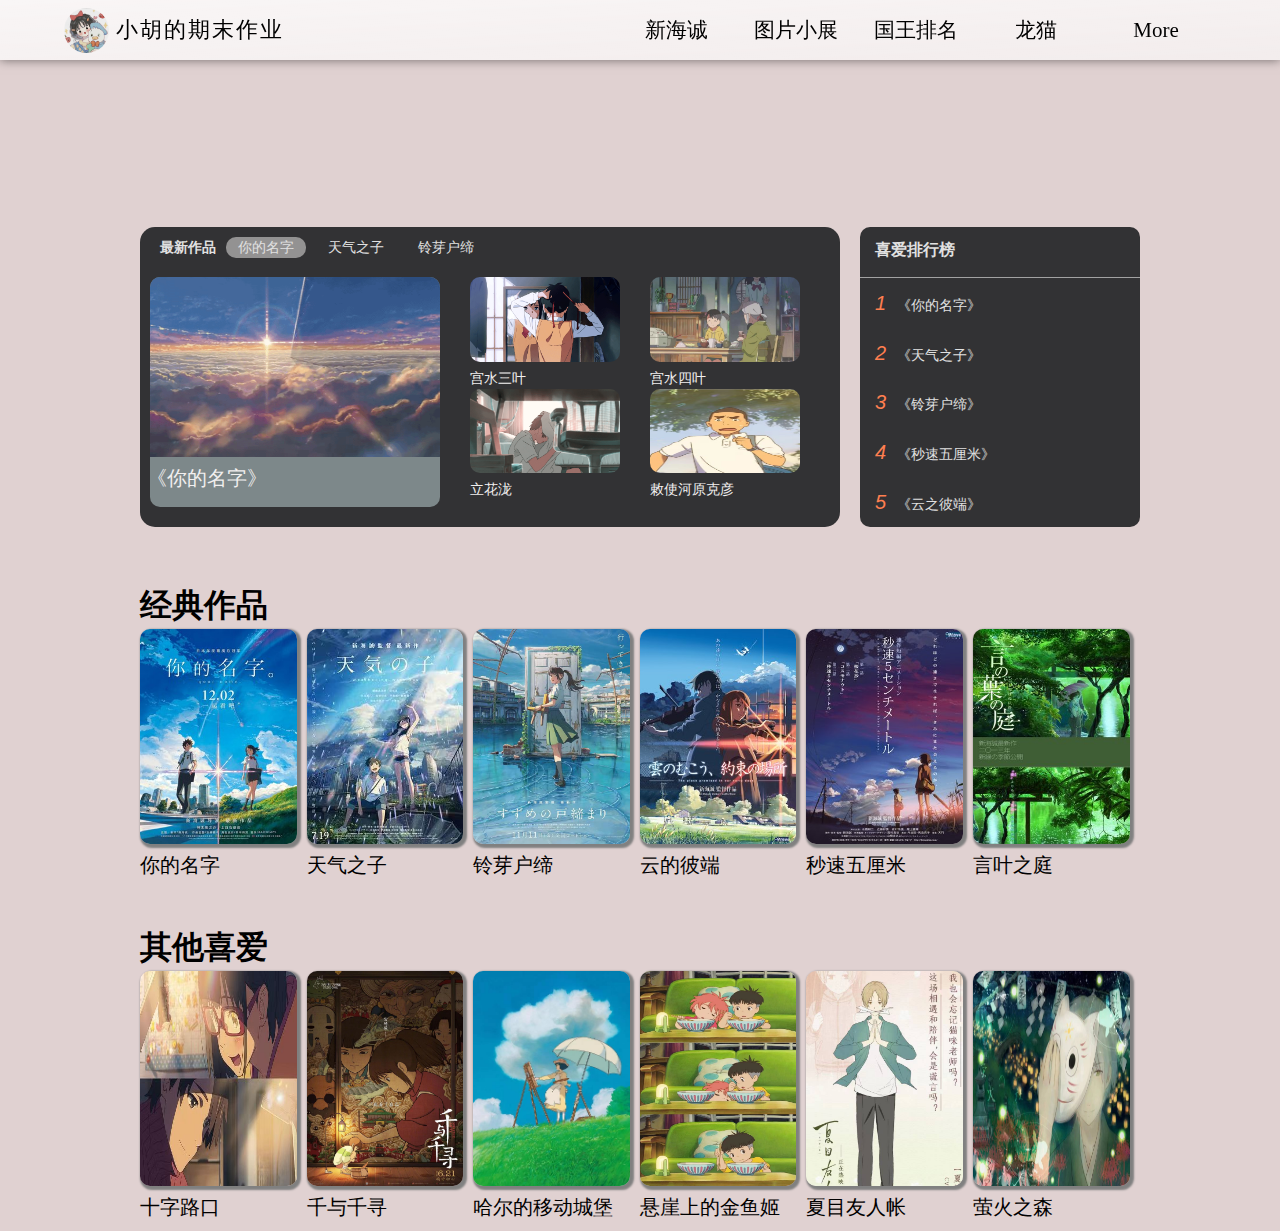
<file: index.html>
<!DOCTYPE html>
<html>
  <head>
    <meta charset="UTF-8" />
    <link rel="stylesheet" href="css/xinhaicheng.css" />
    <link rel="stylesheet" href="css/realnav2.css" />
    <title>新海诚</title>
  </head>
  <body>
    <div class="shell-main">
      <div class="shell-main-nav">
        <div class="logo">
          <img src="img/hyy.jpg" alt="找不到啦" />
          <span>小胡的期末作业</span>
        </div>
        <ul>
          <li><a href="./index.html">新海诚</a></li>
          <li><a href="./图片小展.html">图片小展</a></li>
          <li><a href="./国王排名.html">国王排名</a></li>
          <li><a href="longmao.html">龙猫</a></li>
          <li class="dropdown">
            <a href="">More</a>
            <div class="dropdown-content">
              <a href="./login.html">登录</a>
              <a href="./baogao.html">报告</a>
              <a href="https://y.qq.com/?ADTAG=myqq#type=index">主题曲</a>
            </div>
          </li>
          <div class="nav-box"></div>
        </ul>
      </div>
    </div>
    <div class="container">
      <div id="tab">
        <div id="tabNav">
          <p><strong>最新作品</strong></p>
          <ul>
            <li class="active">你的名字</li>
            <li>天气之子</li>
            <li>铃芽户缔</li>
          </ul>
        </div>
        <div id="main">
          <div class="item show">
            <div class="main-zuixin">
              <div class="zuixin-left">
                <img src="img3/mingzi1.gif" />
                <a href="https://baike.so.com/doc/24213960-24843047.html"
                  >《你的名字》</a
                >
              </div>
              <div class="zuixin-right">
                <div class="zuixin-right1">
                  <div>
                    <img src="img3/sanye.gif" />
                    <a href="#">宫水三叶</a>
                  </div>
                  <div>
                    <img src="img3/long.gif" />
                    <a href="#">立花泷</a>
                  </div>
                </div>
                <div class="zuixin-right2">
                  <div>
                    <img src="img3/siye.jpg" />
                    <a href="#">宫水四叶</a>
                  </div>
                  <div>
                    <img src="img3/chishi.jpg" />
                    <a href="#">敕使河原克彦</a>
                  </div>
                </div>
              </div>
            </div>
          </div>
          <div class="item">
            <div class="zuixin-left">
              <img src="img3/zhizi.gif" />
              <a href="http://www.360kan.com/m/gaTmYRH5Rnb8Th.html"
                >《天气之子》</a
              >
            </div>
            <div class="zuixin-right">
              <div class="zuixin-right1">
                <div>
                  <img src="img3/nvzhu1.gif" />
                  <a href="#">天野阳菜</a>
                </div>
                <div>
                  <img src="img3/nanzhu1.gif" />
                  <a href="#">森岛帆高</a>
                </div>
              </div>
              <div class="zuixin-right2">
                <div>
                  <img src="img3/nver1.png" />
                  <a href="#">须贺夏美</a>
                </div>
                <div>
                  <img src="img3/naner.jpg" />
                  <a href="#">须贺圭介</a>
                </div>
              </div>
            </div>
          </div>
          <div class="item">
            <div class="zuixin-left">
              <img src="img3/yadi.jpeg" />
              <a href="https://v-wb.youku.com/v_play/id_XNTg2MjMyMzI3Ng==.html"
                >《铃芽户缔》</a
              >
            </div>
            <div class="zuixin-right">
              <div class="zuixin-right1">
                <div>
                  <img src="img3/nanzhu.jpeg" />
                  <a href="#">宗像草太</a>
                </div>
                <div>
                  <img src="img3/nver.jpeg" />
                  <a href="#">岩户环</a>
                </div>
              </div>
              <div class="zuixin-right2">
                <div>
                  <img src="img3/naner1.jpeg" />
                  <a href="#">冈部稔</a>
                </div>
                <div>
                  <img src="img3/nvzhu.jpeg" />
                  <a href="#">岩户铃芽</a>
                </div>
              </div>
            </div>
          </div>
        </div>
      </div>
      <script>
        let tabName = document.querySelector("#tabNav");
        let lis = tabName.querySelectorAll("li");
        let items = document.querySelectorAll(".item");
        for (let i = 0; i < lis.length; i++) {
          lis[i].onclick = function () {
            lis.forEach((value) => {
              value.className = "";
            });
            lis[i].className = "active";
            items.forEach((value) => {
              value.className = "item";
            });
            items[i].className = "item show";
          };
        }
      </script>

      <div class="tableft">
        <div class="tableft-list">
          <h3>喜爱排行榜</h3>
        </div>
        <hr size="1" color="#A2A2A2" />
        <div class="tableft-list">
          <p style="font-size: 20px"><i>1 </i></p>
          <a href="https://baike.so.com/doc/24213960-24843047.html"
            >《你的名字》</a
          >
        </div>
        <div class="tableft-list">
          <p style="font-size: 20px"><i>2 </i></p>
          <a href="http://www.360kan.com/m/gaTmYRH5Rnb8Th.html">《天气之子》</a>
        </div>
        <div class="tableft-list">
          <p style="font-size: 20px"><i>3 </i></p>
          <a href="https://v-wb.youku.com/v_play/id_XNTg2MjMyMzI3Ng==.html"
            >《铃芽户缔》</a
          >
        </div>
        <div class="tableft-list">
          <p style="font-size: 20px"><i>4 </i></p>
          <a href="https://www.360kan.com/ct/P04mbZ7kLICwDD.html"
            >《秒速五厘米》</a
          >
        </div>
        <div class="tableft-list">
          <p style="font-size: 20px"><i>5 </i></p>
          <a href="https://baike.so.com/doc/5477813-5715725.html"
            >《云之彼端》</a
          >
        </div>
      </div>

      <div class="tabdown">
        <a href="#"
          ><h1><br />经典作品</h1></a
        >
        <ul>
          <li>
            <img src="img3/mingzi.jpg" alt="" />
            <div>
              <a href="https://baike.so.com/doc/24213960-24843047.html"
                >你的名字</a
              >
            </div>
          </li>
          <li>
            <img src="img3/tianqi2.jpg" alt="" />
            <div>
              <a href="http://www.360kan.com/m/gaTmYRH5Rnb8Th.html">天气之子</a>
            </div>
          </li>
          <li>
            <img src="img3/linya.jpg" alt="" />
            <div>
              <a href="https://v-wb.youku.com/v_play/id_XNTg2MjMyMzI3Ng==.html"
                >铃芽户缔</a
              >
            </div>
          </li>
          <li>
            <img src="img3/biduan.jpg" alt="" />
            <div>
              <a href="https://baike.so.com/doc/5477813-5715725.html"
                >云的彼端</a
              >
            </div>
          </li>
          <li>
            <img src="img3/miaosu.jpg" alt="" />
            <div>
              <a href="https://www.360kan.com/ct/P04mbZ7kLICwDD.html"
                >秒速五厘米</a
              >
            </div>
          </li>
          <li>
            <img src="img3/yanye.jpg" alt="" />
            <div>
              <a href="https://baike.so.com/doc/5415996-5654141.html"
                >言叶之庭</a
              >
            </div>
          </li>
        </ul>
      </div>
      <div class="tabdown">
        <a href="#"
          ><br /><br /><br />
          <h1>其他喜爱</h1></a
        >
        <ul>
          <li>
            <img src="img3/shizi2.jpg" alt="" />
            <div><a href="#">十字路口</a></div>
          </li>
          <li>
            <img src="img3/qianxun.jpg" alt="" />
            <div><a href="#">千与千寻</a></div>
          </li>
          <li>
            <img src="img3/haer.jpg" alt="" />
            <div><a href="#">哈尔的移动城堡</a></div>
          </li>
          <li>
            <img src="img3/boniu.jpg" alt="" />
            <div><a href="#">悬崖上的金鱼姬</a></div>
          </li>
          <li>
            <img src="img3/xiamu.jpg" alt="" />
            <div><a href="#">夏目友人帐</a></div>
          </li>
          <li>
            <img src="img3/yinghuo.jpg" alt="" />
            <div><a href="#">萤火之森</a></div>
          </li>
        </ul>
      </div>
    </div>
  </body>
</html>
</file>
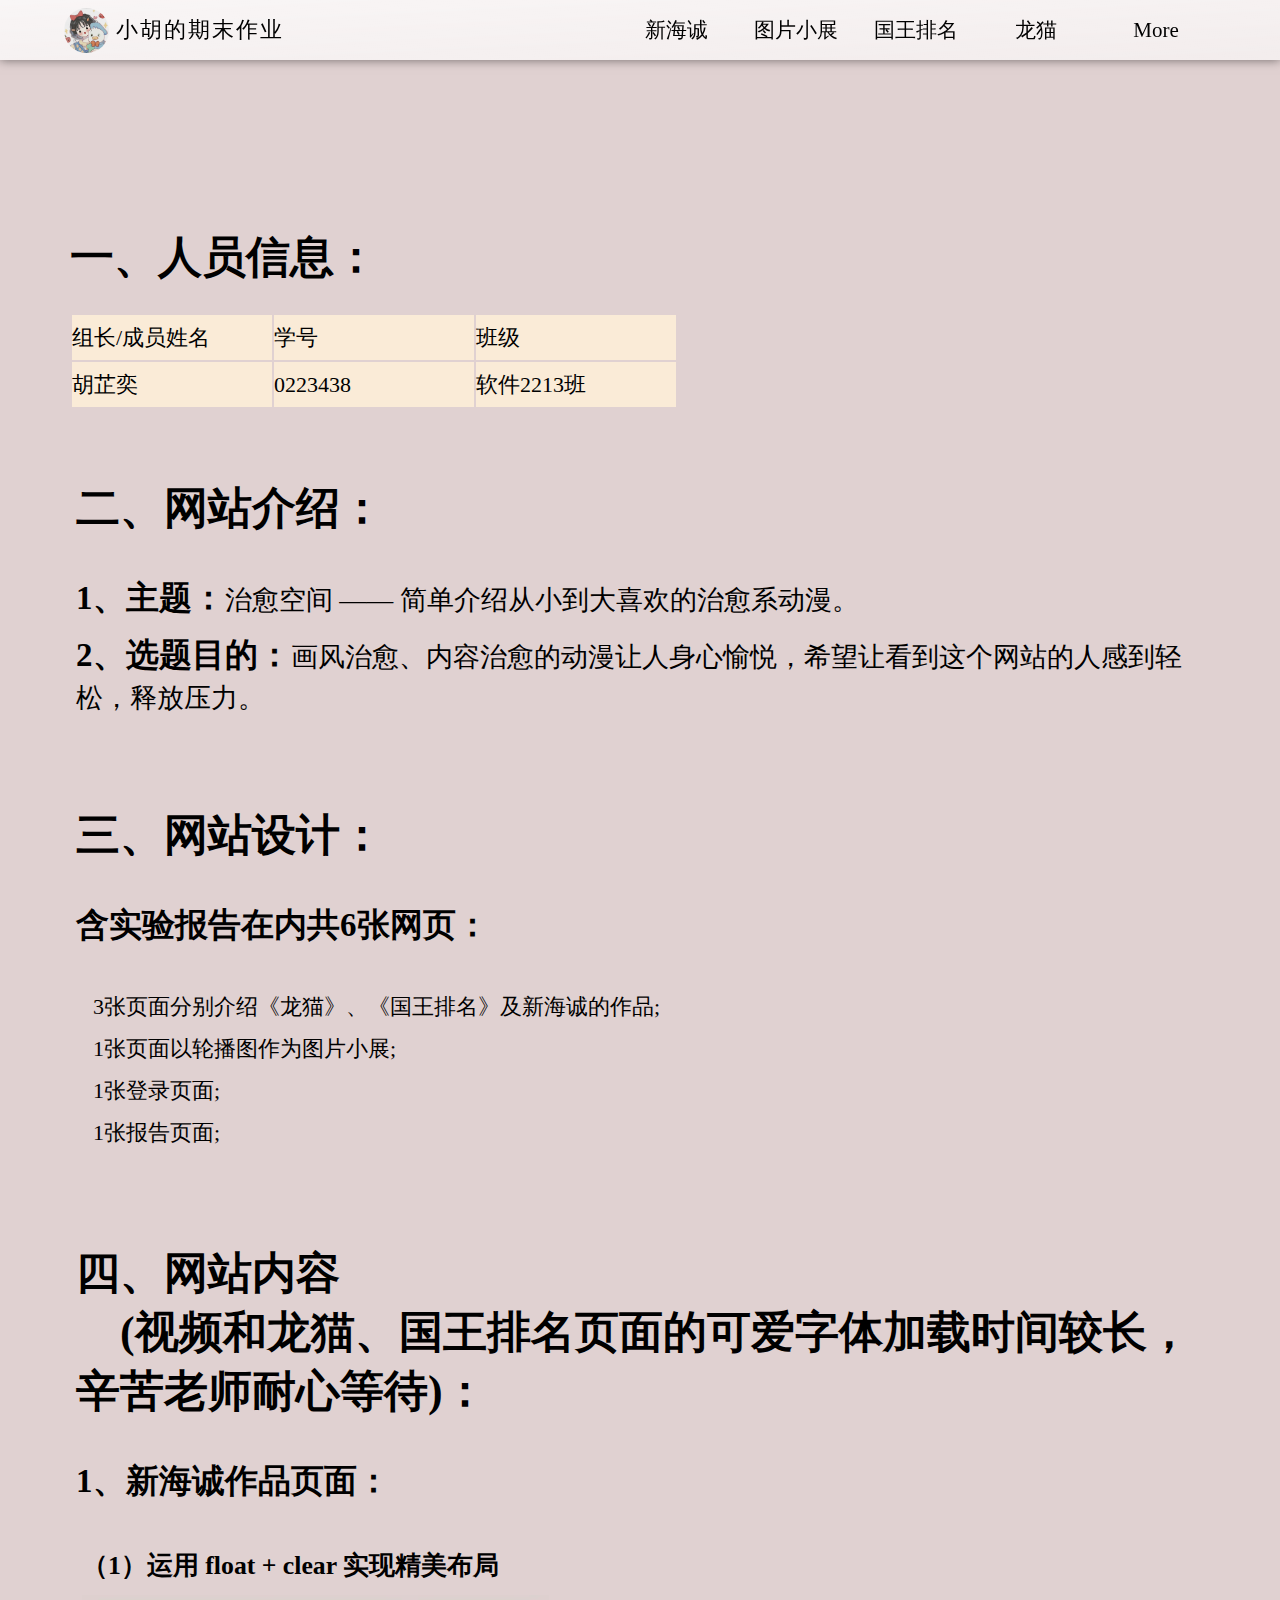
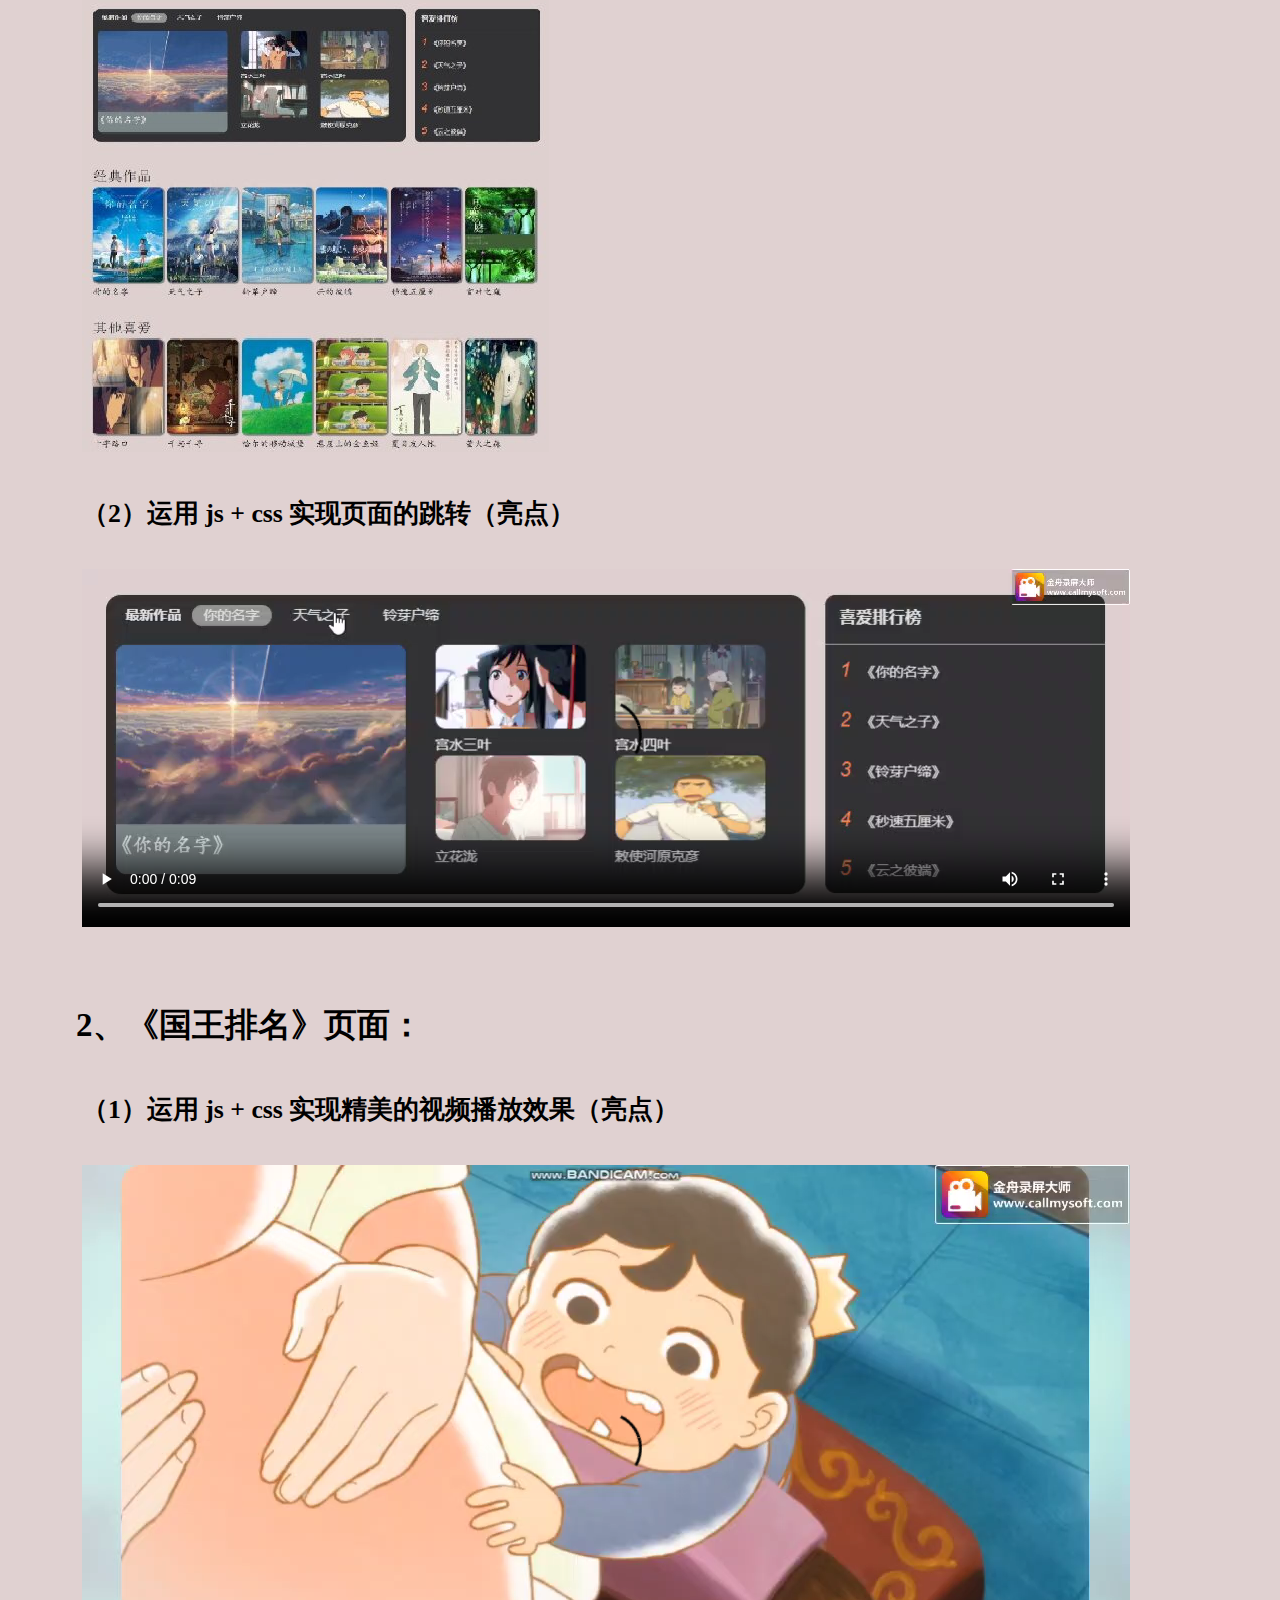
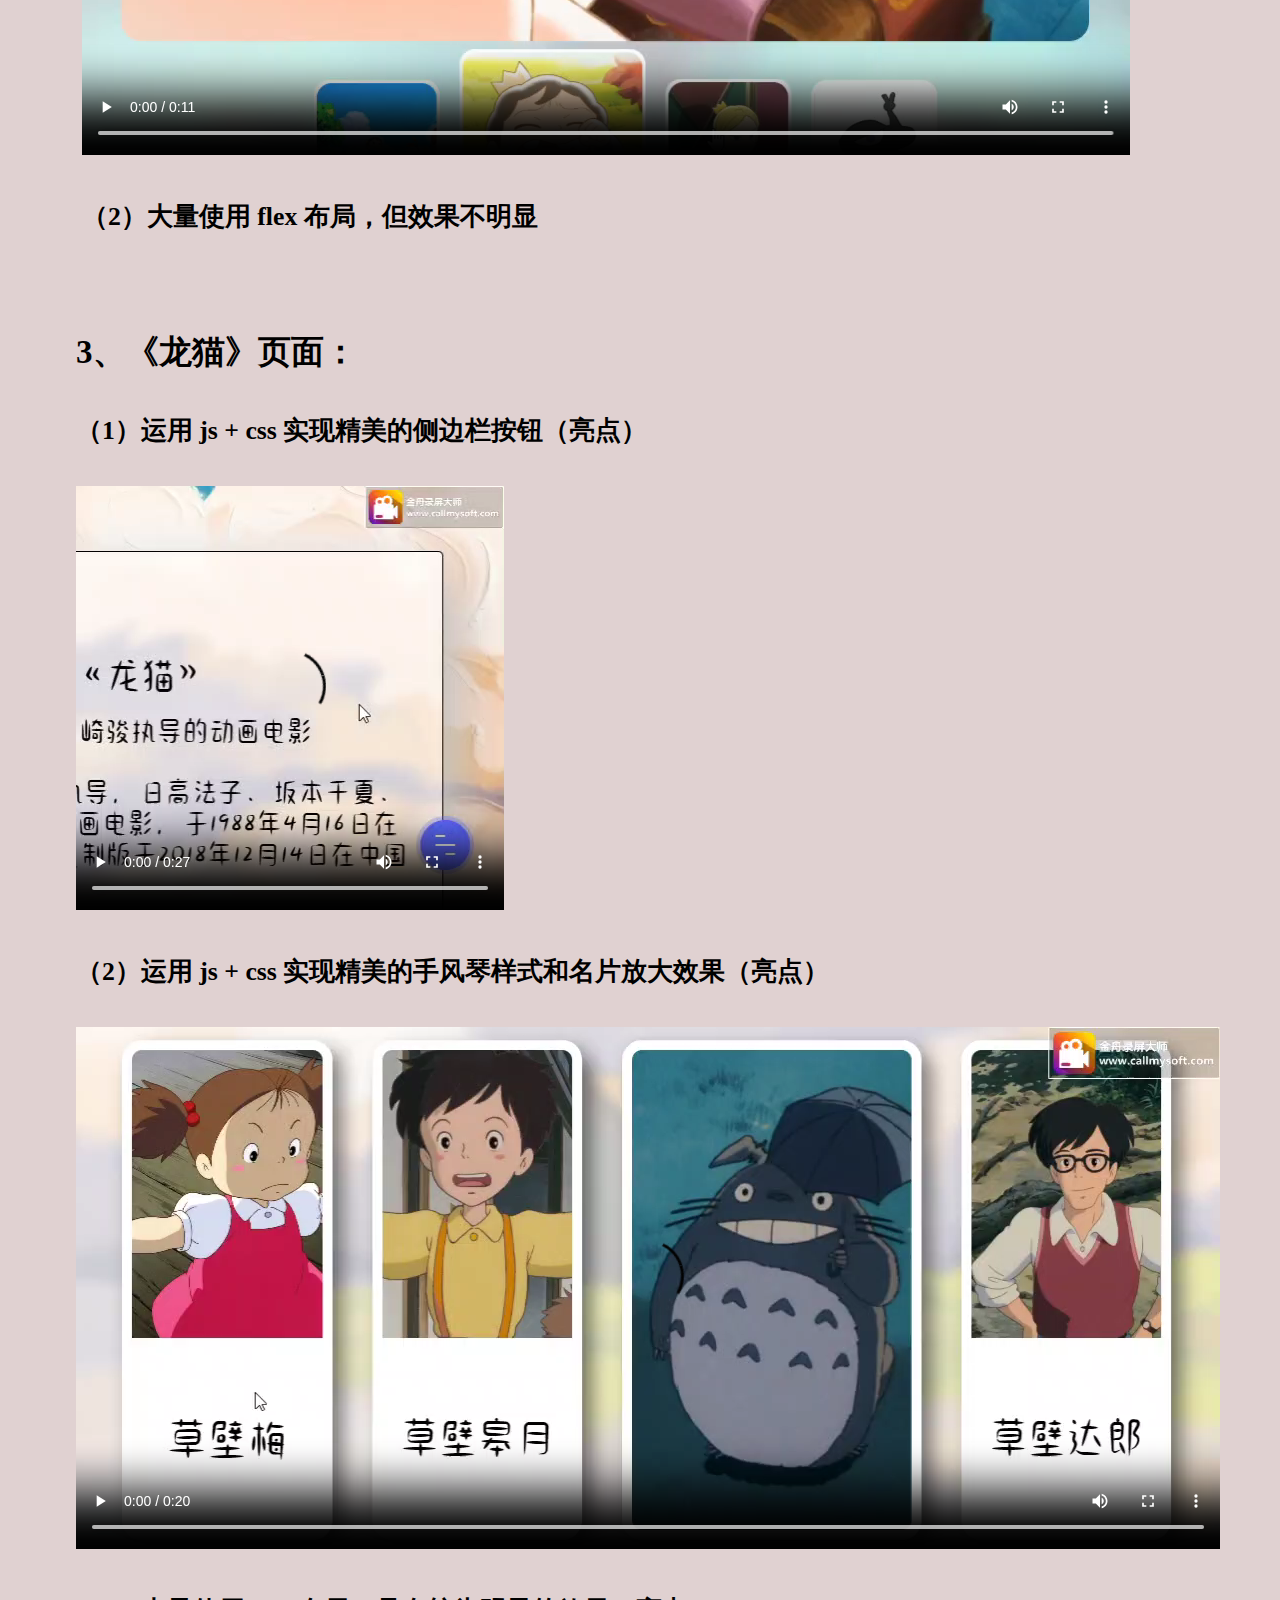
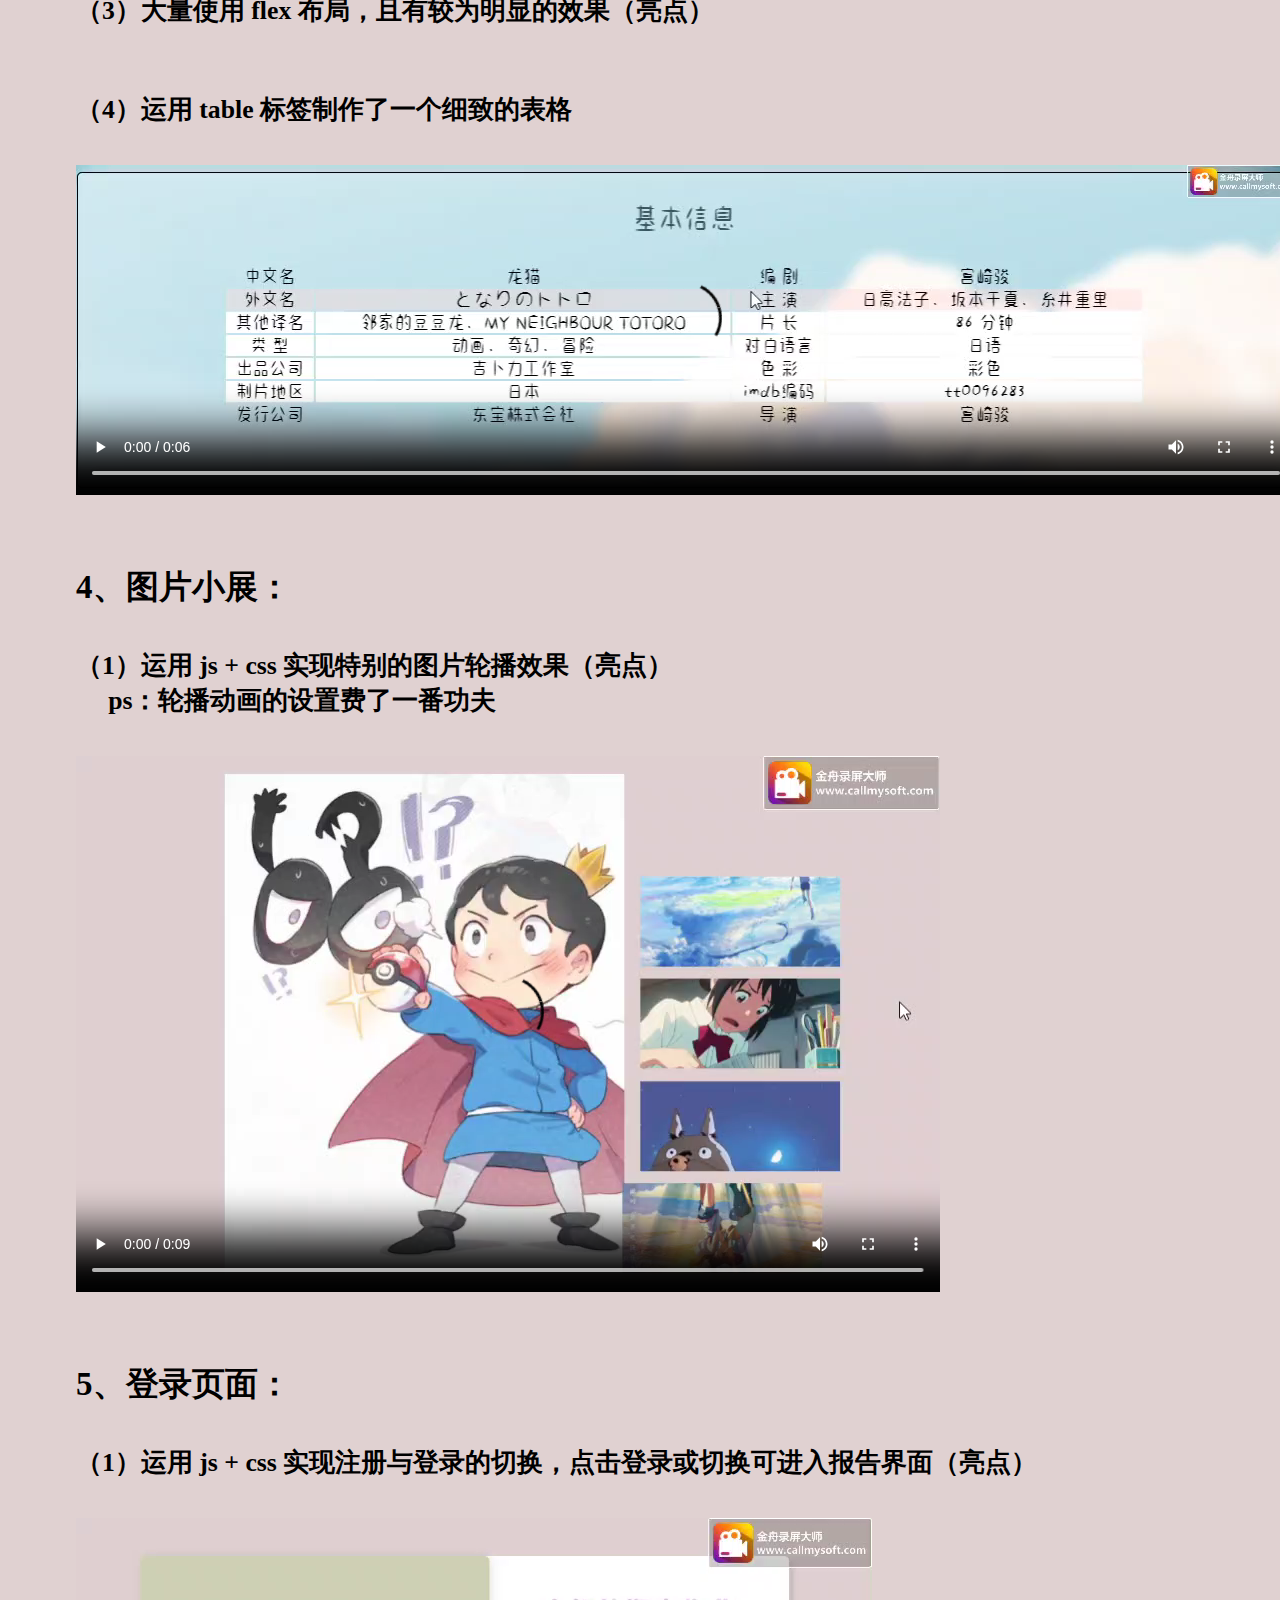
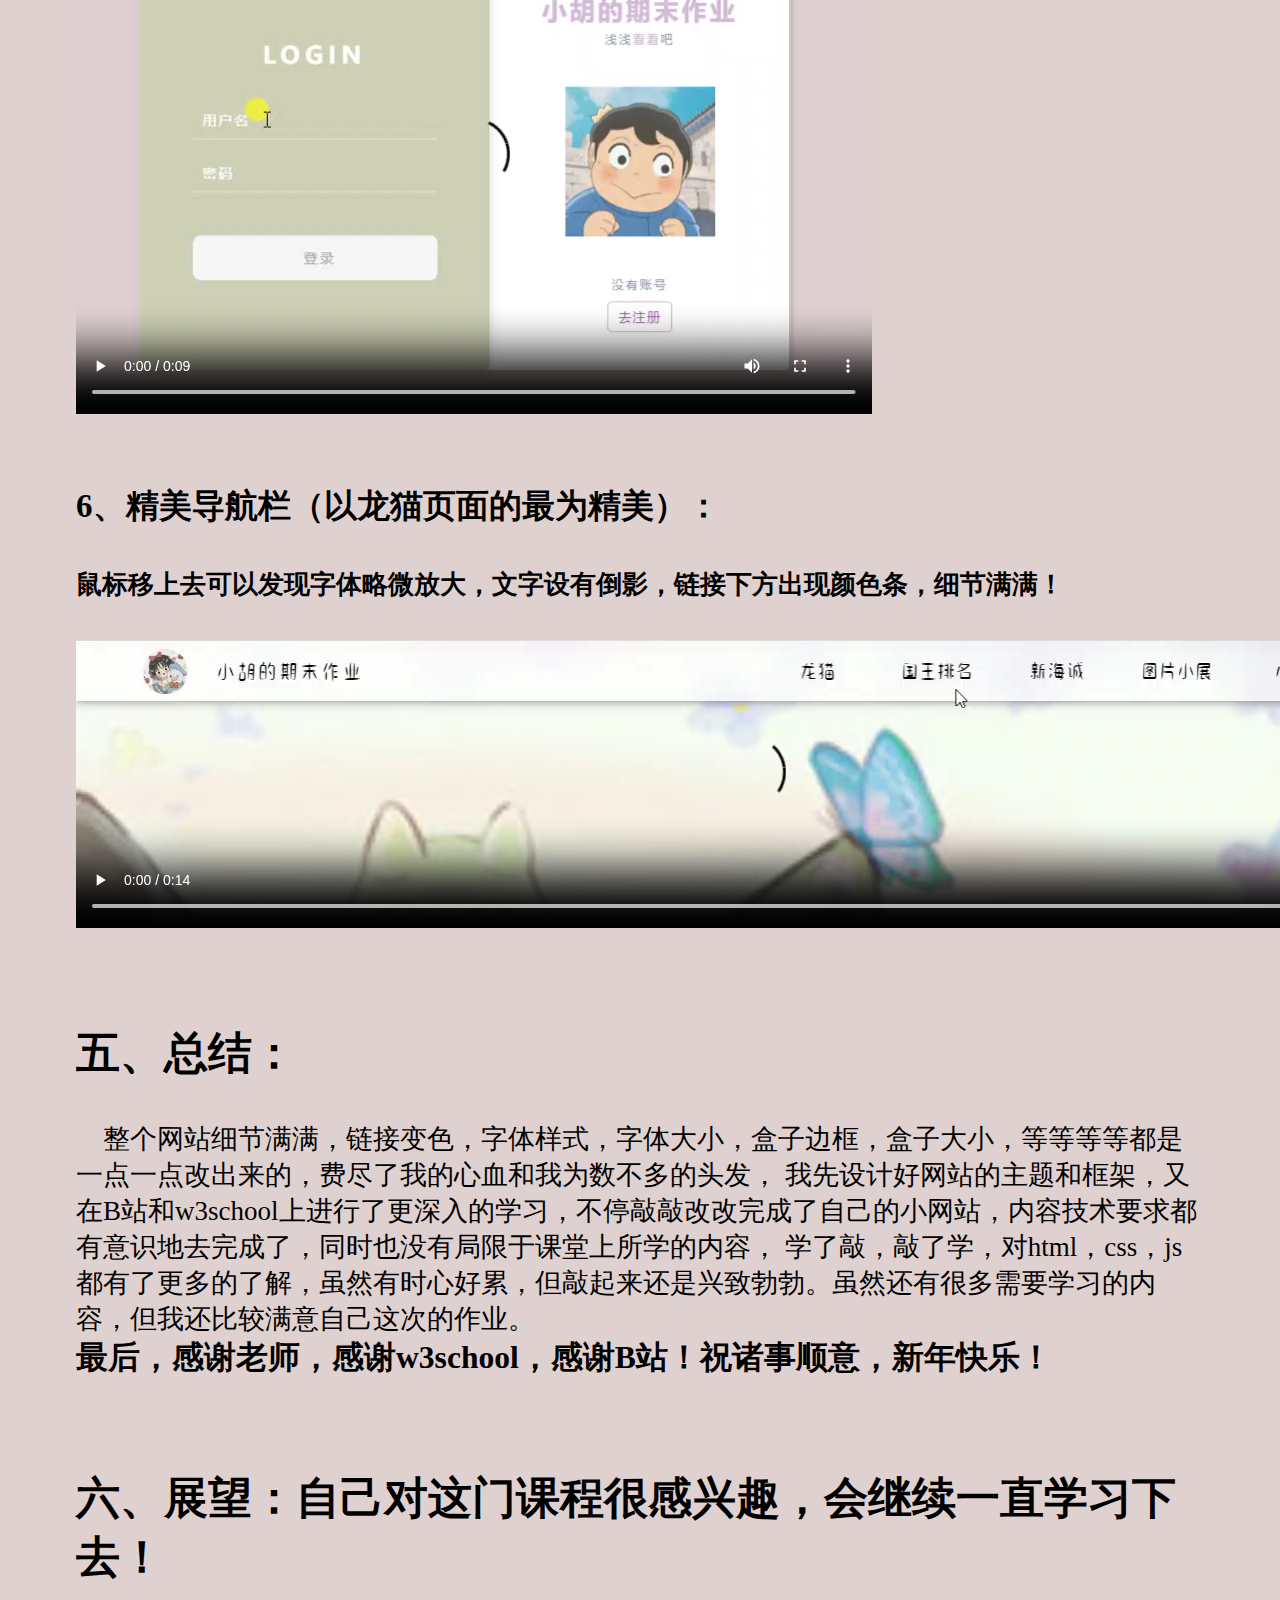
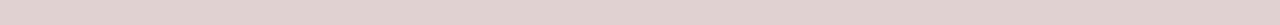
<file: baogao.html>
<!DOCTYPE html>
<html lang="en">
  <head>
    <meta charset="UTF-8" />
    <meta http-equiv="X-UA-Compatible" content="IE=edge" />
    <meta name="viewport" content="width=device-width, initial-scale=1.0" />
    <link rel="stylesheet" href="css/realnav2.css" />
    <title>报告</title>
  </head>
  <style>
    body section {
      width: 90%;
      font-family: "楷体";
      font-size: 22px;
      margin: 0 auto;
    }

    tr {
      height: 45px;
    }
    td {
      width: 200px;
      font-size: 22px;
      background-color: antiquewhite;
    }
    span {
      font-size: 27px;
      font-weight: 100;
    }

    section div {
      padding: 6px;
    }
  </style>
  <body>
    <div class="shell-main">
      <div class="shell-main-nav">
        <div class="logo">
          <img src="img/hyy.jpg" alt="找不到啦" />
          <span>小胡的期末作业</span>
        </div>
        <ul>
          <li><a href="./index.html">新海诚</a></li>
          <li><a href="./图片小展.html">图片小展</a></li>
          <li><a href="./国王排名.html">国王排名</a></li>
          <li><a href="longmao.html">龙猫</a></li>
          <li class="dropdown">
            <a href="">More</a>
            <div class="dropdown-content">
              <a href="./login.html">登录</a>
              <a href="./baogao.html">报告</a>
              <a href="https://y.qq.com/?ADTAG=myqq#type=index">主题曲</a>
            </div>
          </li>
          <div class="nav-box"></div>
        </ul>
      </div>
    </div>
    <section>
      <div>
        <h1>一、人员信息：</h1>
        <br />
        <table>
          <tr>
            <td>组长/成员姓名</td>
            <td>学号</td>
            <td>班级</td>
          </tr>
          <tr>
            <td>胡芷奕</td>
            <td>0223438</td>
            <td>软件2213班</td>
          </tr>
        </table>
      </div>
      <br /><br />
      <div>
        <div><h1>二、网站介绍：</h1></div>
        <br />
        <div>
          <h2>
            1、主题：<span>治愈空间 —— 简单介绍从小到大喜欢的治愈系动漫。</span>
          </h2>
        </div>
        <div>
          <h2>
            2、选题目的：<span
              >画风治愈、内容治愈的动漫让人身心愉悦，希望让看到这个网站的人感到轻松，释放压力。</span
            >
          </h2>
        </div>

        <br /><br /><br />
        <div><h1>三、网站设计：</h1></div>
        <br />
        <div>
          <h2>含实验报告在内共6张网页：</h2>
        </div>
        <br />
        <div>
          <div>
            &nbsp;&nbsp;3张页面分别介绍《龙猫》、《国王排名》及新海诚的作品;<br />
          </div>
          <div>&nbsp;&nbsp;1张页面以轮播图作为图片小展;<br /></div>
          <div>&nbsp;&nbsp;1张登录页面;<br /></div>
          <div>&nbsp;&nbsp;1张报告页面;</div>
        </div>

        <br /><br /><br />
        <div><h1>四、网站内容<br/>
        &nbsp;&nbsp;&nbsp;&nbsp;(视频和龙猫、国王排名页面的可爱字体加载时间较长，辛苦老师耐心等待)：</h1></div>
        <br />
        <div>
          <h2>1、新海诚作品页面：</h2>
        </div>
        <br />
        <div>
          <div><h3>（1）运用 float + clear 实现精美布局</h3></div>
          <div><img src="img2/新海诚.jpeg" alt="" /></div>
          <div>
            <br />
            <h3>（2）运用 js + css 实现页面的跳转（亮点）</h3>
            <br />
          </div>
          <div>
            <video src="img2/新海诚.mp4" controls></video>
          </div>
        </div>
        <div>
          <br /><br />
          <h2>2、《国王排名》页面：</h2>
        </div>
        <div>
          <div>
            <br />
            <h3>（1）运用 js + css 实现精美的视频播放效果（亮点）</h3>
            <br />
          </div>
          <div>
            <video src="img2/国王.mp4" controls></video>
          </div>
          <div>
            <br />
            <h3>（2）大量使用 flex 布局，但效果不明显</h3>
            <br />
          </div>
        </div>
        <div>
          <br /><br />
          <h2>3、《龙猫》页面：</h2>
        </div>
        <div>
          <br />
          <h3>（1）运用 js + css 实现精美的侧边栏按钮（亮点）</h3>
          <br />
        </div>
        <div>
          <video src="img2/侧边栏.mp4" controls></video>
        </div>
        <div>
          <br />
          <h3>（2）运用 js + css 实现精美的手风琴样式和名片放大效果（亮点）</h3>
          <br />
        </div>
        <div>
          <video src="img2/放大.mp4" controls></video>
        </div>
        <div>
          <br />
          <h3>（3）大量使用 flex 布局，且有较为明显的效果（亮点）</h3>
          <br />
        </div>
        <div>
          <br />
          <h3>（4）运用 table 标签制作了一个细致的表格</h3>
          <br />
        </div>
        <div>
          <video src="img2/表格.mp4" controls></video>
        </div>
        <div>
          <br /><br />
          <h2>4、图片小展：</h2>
        </div>
        <div>
          <br />
          <h3>
            （1）运用 js + css 实现特别的图片轮播效果（亮点）<br />&nbsp;&nbsp;&nbsp;&nbsp;
            ps：轮播动画的设置费了一番功夫
          </h3>
          <br />
        </div>
        <div>
          <video src="img2/轮播.mp4" controls></video>
        </div>
        <div>
          <br /><br />
          <h2>5、登录页面：</h2>
        </div>
        <div>
          <br />
          <h3>
            （1）运用 js + css
            实现注册与登录的切换，点击登录或切换可进入报告界面（亮点）
          </h3>
          <br />
        </div>
        <div>
          <video src="img2/login.mp4" controls></video>
        </div>
        <div>
          <br /><br />
          <h2>6、精美导航栏（以龙猫页面的最为精美）：</h2>
        </div>
        <div>
          <br />
          <h3>
            鼠标移上去可以发现字体略微放大，文字设有倒影，链接下方出现颜色条，细节满满！
          </h3>
          <br />
        </div>
        <div>
          <video src="img2/导航栏.mp4" controls></video>
        </div>
        <br /><br /><br />
        <div><h1>五、总结：</h1></div>
        <br />
        <div>
          <span
            >&nbsp;&nbsp;&nbsp;&nbsp;整个网站细节满满，链接变色，字体样式，字体大小，盒子边框，盒子大小，等等等等都是一点一点改出来的，费尽了我的心血和我为数不多的头发，
            我先设计好网站的主题和框架，又在B站和w3school上进行了更深入的学习，不停敲敲改改完成了自己的小网站，内容技术要求都有意识地去完成了，同时也没有局限于课堂上所学的内容，
            学了敲，敲了学，对html，css，js都有了更多的了解，虽然有时心好累，但敲起来还是兴致勃勃。虽然还有很多需要学习的内容，但我还比较满意自己这次的作业。
            <h3>最后，感谢老师，感谢w3school，感谢B站！祝诸事顺意，新年快乐！</h3>
          </span>
        </div>
        <br /><br /><br />
        <div>
          <h1>六、展望：自己对这门课程很感兴趣，会继续一直学习下去！</h1>
        </div>
        <br />
      </div>
    </section>
  </body>
</html>
</file>
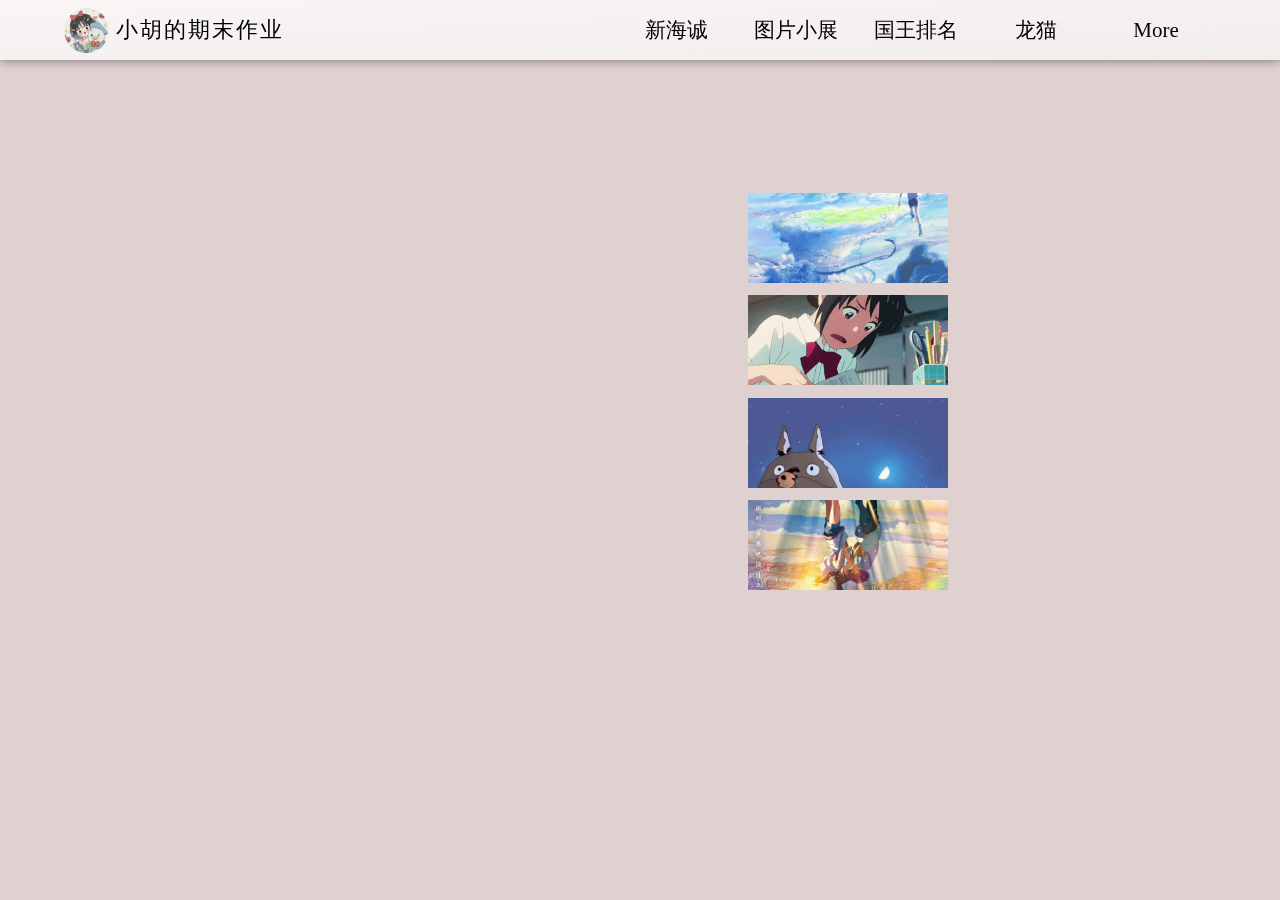
<file: 图片小展.html>
<!DOCTYPE html>
<html>
  <head>
    <meta charset="UTF-8" />
    <meta name="viewport" content="width=device-width, initial-scale=1.0" />
    <link rel="stylesheet" href="css/realnav2.css" />
    <link rel="stylesheet" href="css/lunbo.css" />
    <title>治愈空间</title>
  </head>
  <body>
    <div class="shell-main">
      <div class="shell-main-nav">
        <div class="logo">
          <img src="img/hyy.jpg" alt="找不到啦" />
          <span>小胡的期末作业</span>
        </div>
        <ul>
          <li><a href="./index.html">新海诚</a></li>
          <li><a href="./图片小展.html">图片小展</a></li>
          <li><a href="./国王排名.html">国王排名</a></li>
          <li><a href="longmao.html">龙猫</a></li>
          <li class="dropdown">
            <a href="">More</a>
            <div class="dropdown-content">
              <a href="./login.html">登录</a>
              <a href="./baogao.html">报告</a>
              <a href="https://y.qq.com/?ADTAG=myqq#type=index">主题曲</a>
            </div>
          </li>
          <div class="nav-box"></div>
        </ul>
      </div>
    </div>
    <div class="a">
      <div class="b"></div>
      <div class="c">
        <div class="d dd"><img src="1.jpg" alt="" /></div>
        <div class="d"><img src="2.jpg" alt="" /></div>
        <div class="d"><img src="3.jpg" alt="" /></div>
        <div class="d"><img src="4.jpg" alt="" /></div>
        <div class="d"><img src="5.jpg" alt="" /></div>
      </div>
    </div>
    <script>
      let b = document.querySelector(".b");
      let d = document.getElementsByClassName("d");

      let time;
      let index = 0;

      let a = function () {
        for (let i = 0; i < d.length; i++) {
          d[i].className = "d";
        }
      };
      let aa = function () {
        a();
        d[index].className = "d dd";
      };
      function ts() {
        time = setInterval(function () {
          aa();
          index++;
          b.style.backgroundImage = "url('" + [index] + ".jpg')";
          if (index == 5) {
            index = 0;
          }
        }, 1500);
      }
      for (let i = 0; i < d.length; i++) {
        d[i].onmousemove = function () {
          b.style.backgroundImage = "url('" + [i + 1] + ".jpg')";
          a();
          clearInterval(time);
          index = i + 1;
          ts();
        };
      }
      ts();
    </script>
  </body>
</html>
</file>
<file: css/xinhaicheng.css>
* {
  text-decoration: none;
  list-style: none;
}

body,
p,
ul {
  margin: 0;
  padding: 0;
}

input {
  border: none;
  outline: none;
}

h1 {
  font-family: "宋体";
  font-size: 32px;
}

body {
  font: 14px/1.5 Helvetica Neue, Helvetica, Arial, Microsoft Yahei,
    Hiragino Sans GB, Heiti SC, WenQuanYi Micro Hei, sans-serif;
}

.container {
  width: 1000px;
  height: 100%;
  margin: 0 auto;
}

#tab {
  width: 700px;
  height: 300px;
  margin-top: 5px;
  border-radius: 15px;
  background-color: #323234;
}
#tabNav {
  width: 500px;
  height: 30px;
  margin: 10px 0 0 20px;
}
#tabNav p {
  float: left;
  margin-right: 10px;
  color: #e1e1e1;
}
#tabNav ul li {
  float: left;
  text-align: center;
  width: 80px;
  list-style: none;
  margin-right: 10px;
  cursor: pointer;
  color: #e1e1e1;
}
.active {
  background-color: #939292;
  border-radius: 10px;
}
#main {
  clear: both;
}
.item {
  display: none;
  margin-left: 10px;
}
.show {
  display: block;
}

.zuixin-left {
  float: left;
  width: 290px;
  height: 230px;
  position: relative;
  top: 10px;
  background-color: #7d888a;
  border-radius: 10px;
}

.zuixin-left img {
  width: 290px;
  height: 180px;
  border-radius: 10px 10px 0 0;
}

.zuixin-left a {
  margin-left: -3px;
  font-size: 20px;
  font-family: "楷体";
  color: #f1efef;
}

.zuixin-left a:hover {
  color: coral;
}
.zuixin-right a:hover {
  color: coral;
}
.zuixin-right a {
  color: #f1efef;
}
.zuixin-right {
  width: 330px;
  height: 230px;
  float: left;
  position: relative;
  top: 10px;
  left: 30px;
}

.zuixin-right img {
  width: 150px;
  height: 84.5px;
  border-radius: 10px;
}

.zuixin-right1 {
  float: left;
  width: 150px;
}

.zuixin-right2 {
  float: right;
  width: 150px;
}

.zuixin-right1,
.zuixin-right2 {
  display: inline-block;
}

#tab,
.tableft {
  display: inline-block;
}

.tableft {
  float: right;
  width: 280px;
  margin-top: 5px;
  background-color: #323234;
  border-radius: 10px;
}

.tableft-list {
  height: 49.8px;
  margin-left: 15px;
  position: relative;
  top: 10px;
  color: #e1e1e1;
}

.tableft-list a {
  color: #e1e1e1;
  margin-left: 5px;
}

.tableft-list a:hover {
  color: #ff7f50;
}

.tableft-list p {
  display: inline;
  color: #ff7f50;
}

.tabdown {
  height: 300px;
}

.tabdown img {
  width: 156.6px;
  height: 215px;
  border-radius: 10px;
  box-shadow: 2px 2px 2px 2px grey;
}

.tabdown li {
  float: left;
  height: 260px;
  margin-right: 10px;
}

.tabdown a {
  font-size: 20px;
  font-family: "楷体";
  color: black;
}

.tabdown a:hover {
  color: coral;
}
</file>
<file: css/realnav2.css>
* {
  padding: 0;
  margin: 0;
  list-style: none;
  outline: none;
  text-decoration: none;
}

body {
  background-color: #f7f7f7;
  background-color: rgba(206, 182, 182, 0.637);
  height: 100vh;
}

body .shell-main {
  width: 100%;
  height: auto;
  position: relative;
  transition: 0.2s;
  display: flex;
  flex-direction: column;
  align-items: center;
}

body .shell-main-nav {
  width: 100%;
  height: 60px;
  position: sticky;
  z-index: 666666;
  top: 0;
  box-shadow: 0 0 10px rgba(0, 0, 0, 0.5);
  margin-bottom: 18vh;
  background: linear-gradient(
    to right bottom,
    rgba(255, 255, 255, 0.8),
    rgba(255, 255, 255, 0.7),
    rgba(255, 255, 255, 0.6)
  );
  backdrop-filter: blur(13px);
}

body .shell-main-nav .logo {
  width: 220px;
  height: 100%;
  position: absolute;
  left: 5%;
  justify-content: space-between;
  display: flex;
  align-items: center;
}

body .shell-main-nav .logo img {
  width: 45px;
  height: 45px;
  border-radius: 50%;
}

body .shell-main-nav .logo span {
  font: 100 22px "楷体";
  letter-spacing: 2px;
}

body .shell-main-nav ul {
  width: 600px;
  height: 100%;
  display: flex;
  justify-content: space-evenly;
  align-items: center;
  position: absolute;
  right: 5%;
}

body .shell-main-nav ul .nav-box {
  position: absolute;
  bottom: 1px;
  left: 0;
  width: 115px;
  height: 5px;
  border-radius: 2px;
  z-index: -999;
  transition: 0.5s;
}

body .shell-main-nav ul li {
  width: 150px;
  text-align: center;
}

body .shell-main-nav ul li a {
  color: #000;
  display: block;
  width: 100%;
  height: 100%;
  line-height: 60px;
  text-align: center;
  font: 21px "楷体";
}

body .shell-main-nav ul li:nth-child(1):hover ~ .nav-box {
  left: 0px;
  background-color: rgb(225, 0, 255);
}

body .shell-main-nav ul li:nth-child(2):hover ~ .nav-box {
  left: 120px;
  background-color: rgb(255, 145, 0);
}

body .shell-main-nav ul li:nth-child(3):hover ~ .nav-box {
  left: 240px;
  background-color: #8da1f8;
}

body .shell-main-nav ul li:nth-child(4):hover ~ .nav-box {
  left: 360px;
  background-color: #ffb1b1;
}

body .shell-main-nav ul li:nth-child(5):hover ~ .nav-box {
  left: 480px;
  background-color: #7df88e;
}

.dropdown-content {
  display: none;
  position: absolute;
  background: linear-gradient(
    to right bottom,
    rgba(255, 255, 255, 0.8),
    rgba(255, 255, 255, 0.7),
    rgba(255, 255, 255, 0.6)
  );
  min-width: 120px;
  border-radius: 0 0 10px 10px;
  z-index: 1;
}

.dropdown-content a {
  color: black;
  padding: 12px 0px;
  text-decoration: none;
  display: block;
  text-align: center;
}

.dropdown-content a:hover {
  color: #43ad51;
}

.dropdown:hover .dropdown-content {
  display: block;
}
</file>
<file: css/lunbo.css>
body {
  display: flex;
  justify-content: center;
}

.a {
  position: absolute;
  top: 90px;
  width: 650px;
  display: flex;
  justify-content: space-evenly;
}

.b {
  width: 400px;
  height: 500px;
  transition: 0.4s;
  background-size: cover;
}

.c {
  width: 200px;
  height: 500px;
  display: flex;
  flex-direction: column;
  justify-content: space-between;
}

.d {
  position: relative;
  width: 200px;
  height: 90px;
  right: 0;
  transition: 0.5s;
  overflow: hidden;
}

.d img {
  position: absolute;
  width: 200px;
  transform: translate(0, -50px);
  transition: 0.5s;
  right: 0;
}

.d.dd {
  opacity: 0;
  right: 250px;
}

.d:hover img {
  opacity: 0;
  right: 250px;
}
</file>
